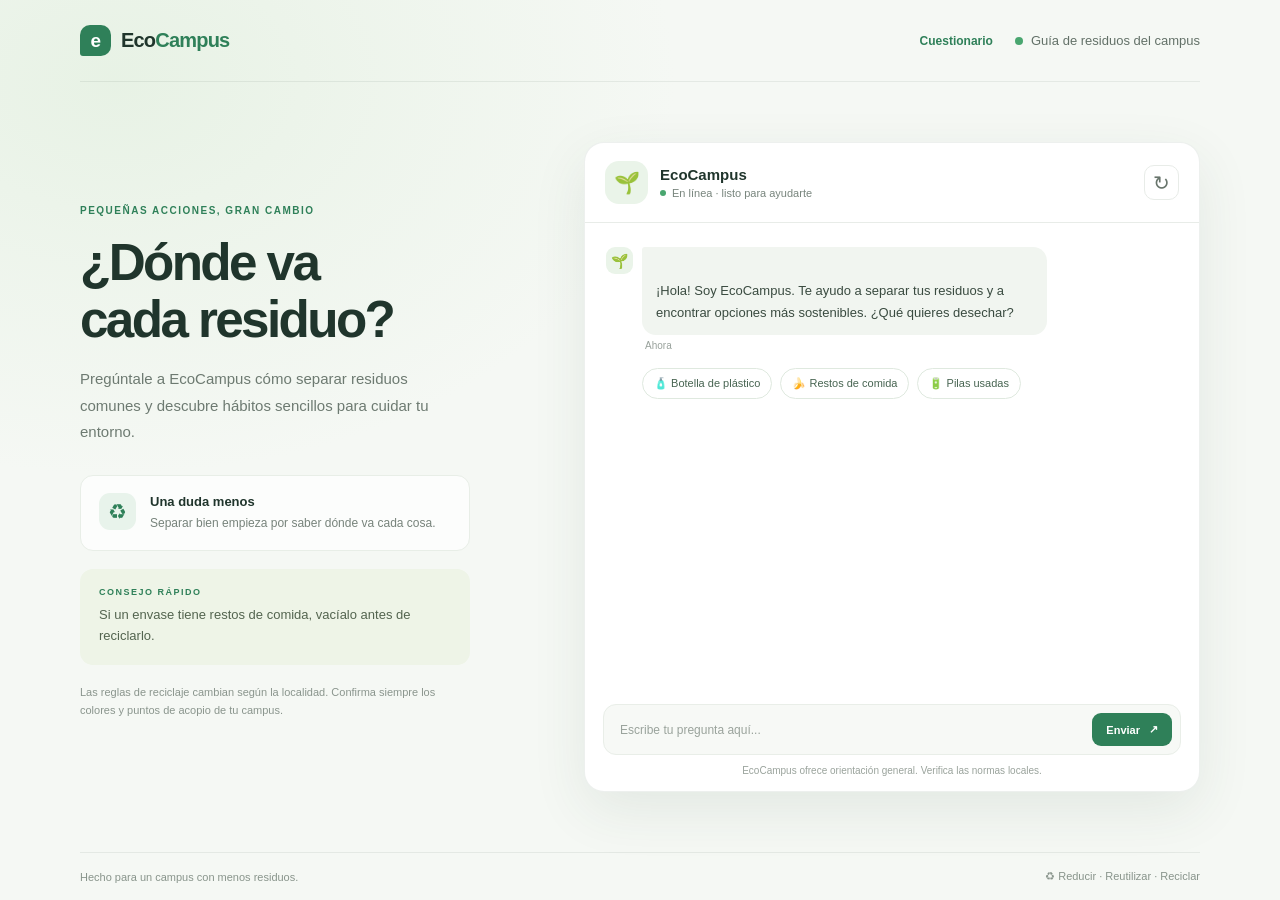
<file: index.html>
<!doctype html>
<html lang="es">
  <head>
    <meta charset="utf-8">
    <meta name="viewport" content="width=device-width, initial-scale=1">
    <meta name="theme-color" content="#f5f8f4">
    <meta
      name="description"
      content="EcoCampus te ayuda a decidir cómo separar residuos comunes y electrónicos."
    >
    <title>EcoCampus — Resuelve tus dudas sobre residuos</title>
    <link rel="stylesheet" href="styles.css">
    <script src="app.js" defer></script>
  </head>
  <body>
    <main class="app-shell">
      <header class="topbar">
        <a class="brand" href="#" aria-label="EcoCampus, inicio">
          <span class="brand-mark" aria-hidden="true">e</span>
          <span>Eco<span class="brand-accent">Campus</span></span>
        </a>
        <nav class="topbar-nav" aria-label="Navegación principal">
          <a class="questionnaire-link" href="cuestionario.html">Cuestionario</a>
          <span class="topbar-label"><span class="status-dot"></span> Guía de residuos del campus</span>
        </nav>
      </header>

      <section class="layout" aria-label="Chatbot EcoCampus">
        <aside class="intro-panel">
          <p class="eyebrow">PEQUEÑAS ACCIONES, GRAN CAMBIO</p>
          <h1>¿Dónde va<br>cada residuo?</h1>
          <p class="intro-copy">
            Pregúntale a EcoCampus cómo separar residuos comunes y descubre
            hábitos sencillos para cuidar tu entorno.
          </p>

          <div class="impact-card">
            <span class="impact-icon" aria-hidden="true">♻</span>
            <div>
              <strong>Una duda menos</strong>
              <p>Separar bien empieza por saber dónde va cada cosa.</p>
            </div>
          </div>

          <div class="tip-card">
            <span class="tip-label">CONSEJO RÁPIDO</span>
            <p>Si un envase tiene restos de comida, vacíalo antes de reciclarlo.</p>
          </div>

          <p class="fine-print">
            Las reglas de reciclaje cambian según la localidad. Confirma siempre
            los colores y puntos de acopio de tu campus.
          </p>
        </aside>

        <section class="chat-panel" aria-label="Conversación con EcoCampus">
          <div class="chat-heading">
            <div class="bot-avatar" aria-hidden="true">🌱</div>
            <div class="bot-info">
              <h2>EcoCampus</h2>
              <p><span class="status-dot"></span> En línea · listo para ayudarte</p>
            </div>
            <button class="reset-button" id="reset-chat" type="button" aria-label="Reiniciar conversación" title="Reiniciar conversación">
              ↻
            </button>
          </div>

          <div class="conversation" id="conversation" aria-live="polite" aria-relevant="additions text">
            <div class="message-row bot-row">
              <div class="message-avatar" aria-hidden="true">🌱</div>
              <div class="message-content">
                <p class="message-bubble">
                  ¡Hola! Soy EcoCampus. Te ayudo a separar tus residuos y a encontrar opciones más sostenibles. ¿Qué quieres desechar?
                </p>
                <span class="message-time">Ahora</span>
              </div>
            </div>
            <div class="suggestions" id="suggestions" aria-label="Preguntas sugeridas">
              <button class="suggestion" type="button" data-prompt="¿Dónde tiro una botella de plástico?">🧴 Botella de plástico</button>
              <button class="suggestion" type="button" data-prompt="¿Qué hago con restos de comida?">🍌 Restos de comida</button>
              <button class="suggestion" type="button" data-prompt="¿Dónde llevo pilas usadas?">🔋 Pilas usadas</button>
            </div>
          </div>

          <form class="composer" id="chat-form">
            <label class="sr-only" for="message-input">Escribe tu pregunta</label>
            <input
              id="message-input"
              name="message"
              type="text"
              placeholder="Escribe tu pregunta aquí..."
              autocomplete="off"
              maxlength="300"
              required
            >
            <button class="send-button" type="submit">
              <span>Enviar</span><span aria-hidden="true">↗</span>
            </button>
          </form>
          <p class="chat-disclaimer">EcoCampus ofrece orientación general. Verifica las normas locales.</p>
        </section>
      </section>

      <footer class="footer">
        <span>Hecho para un campus con menos residuos.</span>
        <span>♻ Reducir · Reutilizar · Reciclar</span>
      </footer>
    </main>
  </body>
</html>
</file>
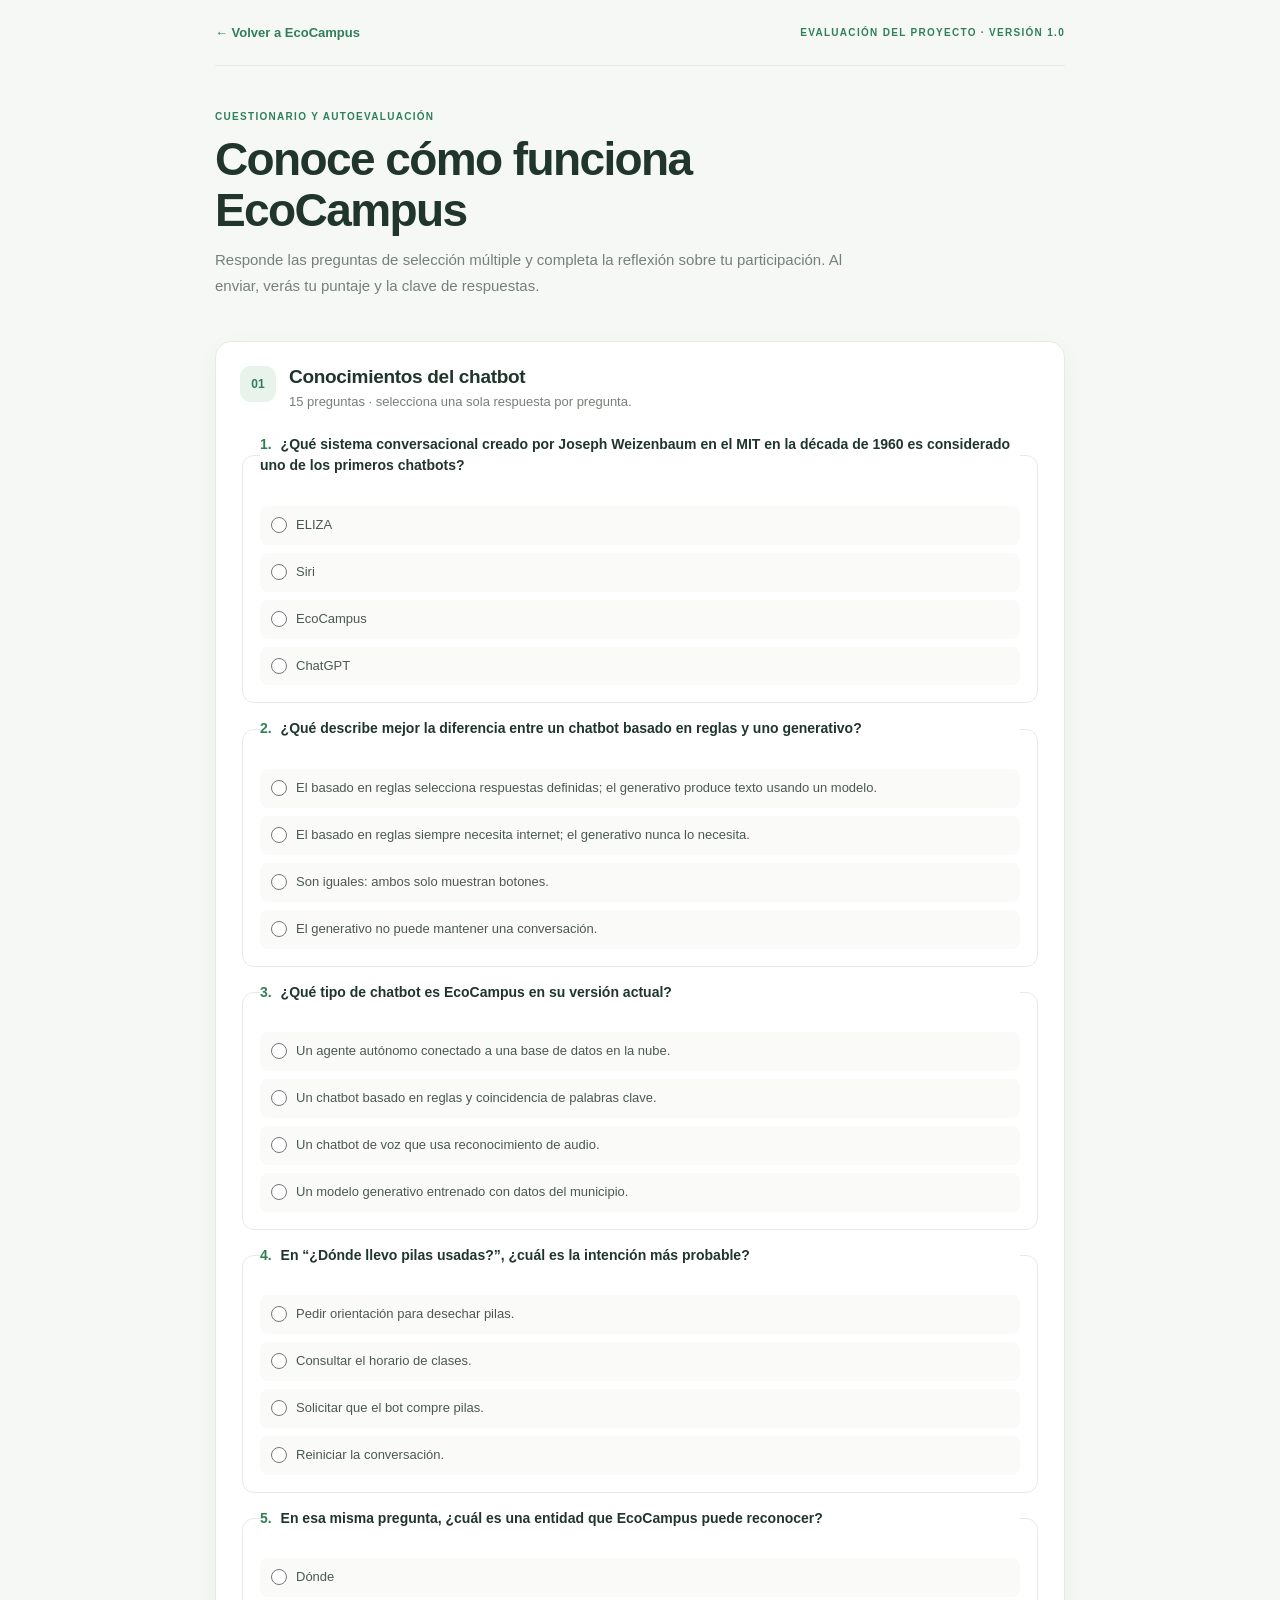
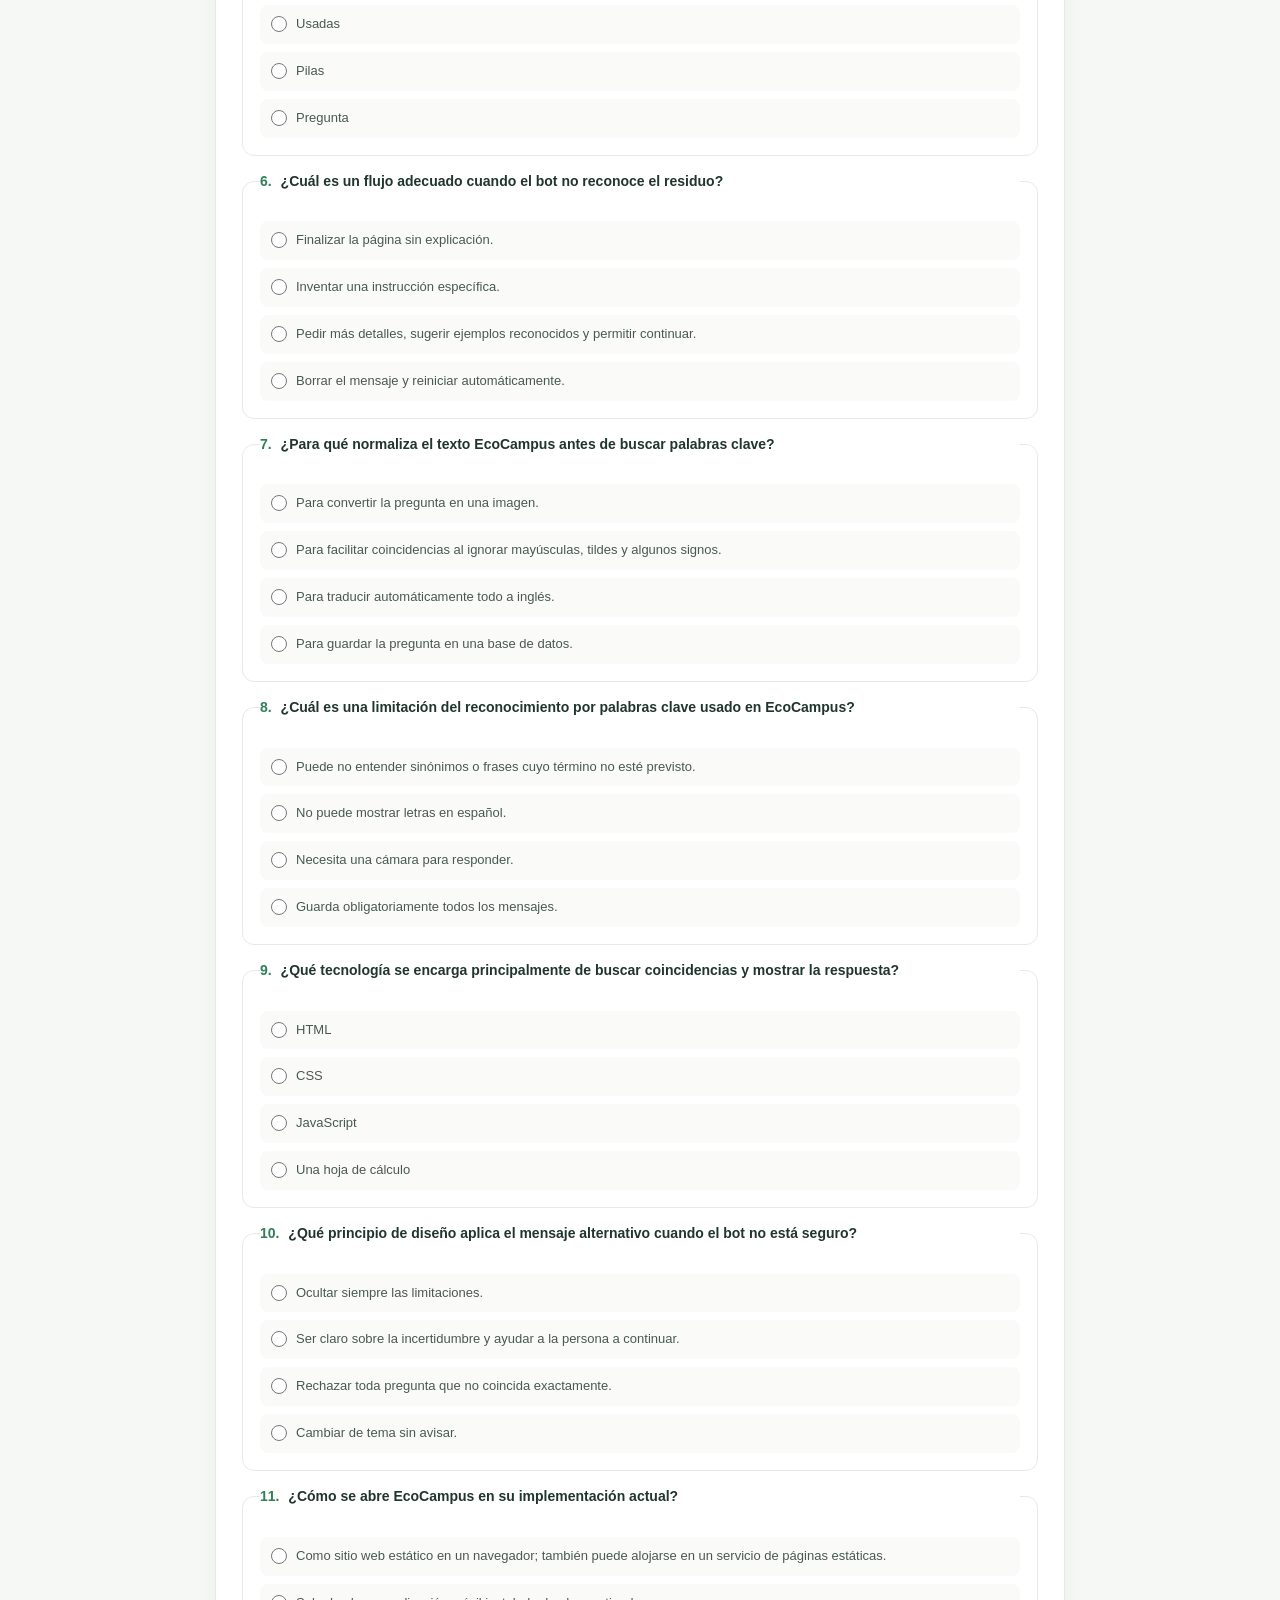
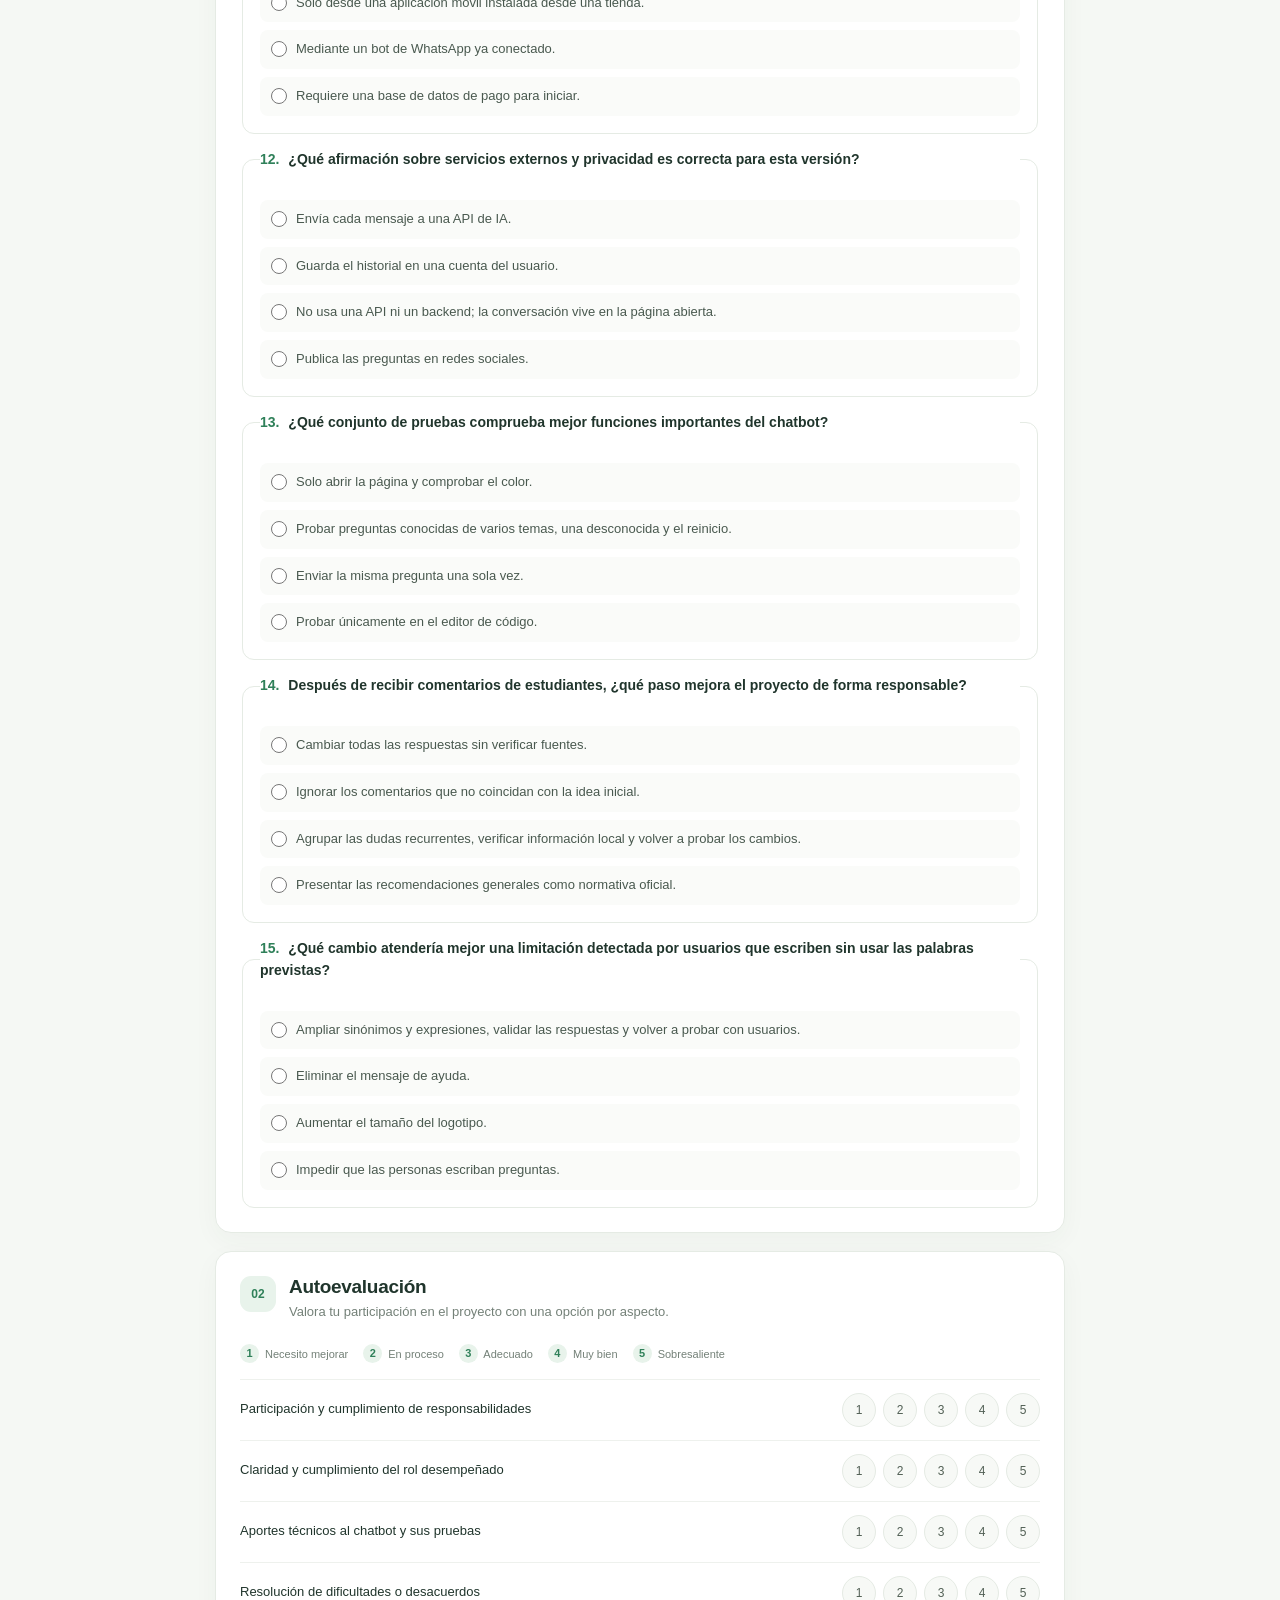
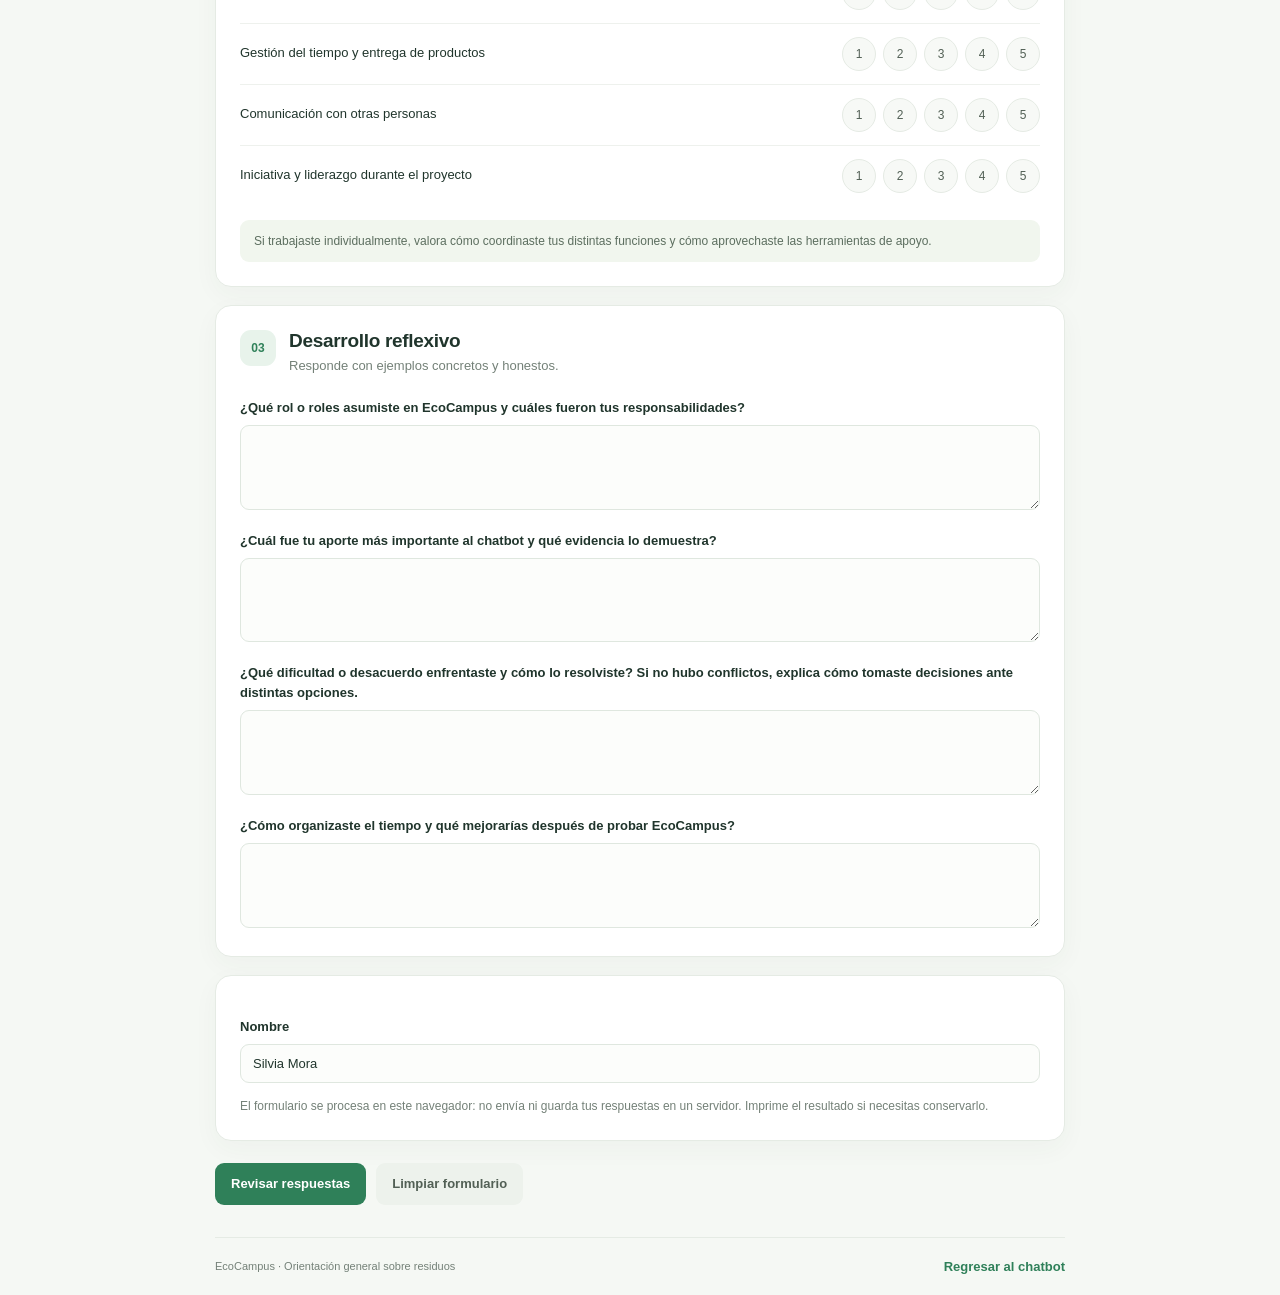
<file: cuestionario.html>
<!doctype html>
<html lang="es">
  <head>
    <meta charset="utf-8">
    <meta name="viewport" content="width=device-width, initial-scale=1">
    <meta name="theme-color" content="#f5f8f4">
    <meta
      name="description"
      content="Cuestionario de conocimientos y reflexión sobre el chatbot EcoCampus."
    >
    <title>Cuestionario — EcoCampus</title>
    <link rel="stylesheet" href="cuestionario.css">
    <script src="cuestionario.js" defer></script>
  </head>
  <body>
    <main class="page-shell">
      <header class="page-header">
        <a class="back-link" href="index.html">← Volver a EcoCampus</a>
        <span class="version-label">EVALUACIÓN DEL PROYECTO · VERSIÓN 1.0</span>
      </header>

      <section class="intro">
        <p class="eyebrow">CUESTIONARIO Y AUTOEVALUACIÓN</p>
        <h1>Conoce cómo funciona<br>EcoCampus</h1>
        <p>
          Responde las preguntas de selección múltiple y completa la reflexión
          sobre tu participación. Al enviar, verás tu puntaje y la clave de respuestas.
        </p>
      </section>

      <form id="assessment-form">
        <section class="form-section" aria-labelledby="knowledge-title">
          <div class="section-heading">
            <span class="section-number">01</span>
            <div>
              <h2 id="knowledge-title">Conocimientos del chatbot</h2>
              <p>15 preguntas · selecciona una sola respuesta por pregunta.</p>
            </div>
          </div>
          <div id="questions"></div>
        </section>

        <section class="form-section" aria-labelledby="rating-title">
          <div class="section-heading">
            <span class="section-number">02</span>
            <div>
              <h2 id="rating-title">Autoevaluación</h2>
              <p>Valora tu participación en el proyecto con una opción por aspecto.</p>
            </div>
          </div>
          <div class="scale-guide" aria-label="Escala de valoración">
            <span><b>1</b> Necesito mejorar</span>
            <span><b>2</b> En proceso</span>
            <span><b>3</b> Adecuado</span>
            <span><b>4</b> Muy bien</span>
            <span><b>5</b> Sobresaliente</span>
          </div>
          <div id="ratings"></div>
          <p class="individual-note">
            Si trabajaste individualmente, valora cómo coordinaste tus distintas
            funciones y cómo aprovechaste las herramientas de apoyo.
          </p>
        </section>

        <section class="form-section" aria-labelledby="reflection-title">
          <div class="section-heading">
            <span class="section-number">03</span>
            <div>
              <h2 id="reflection-title">Desarrollo reflexivo</h2>
              <p>Responde con ejemplos concretos y honestos.</p>
            </div>
          </div>
          <label class="field-label" for="reflection-role">
            ¿Qué rol o roles asumiste en EcoCampus y cuáles fueron tus responsabilidades?
          </label>
          <textarea id="reflection-role" name="reflection-role" rows="3" maxlength="1000" required></textarea>

          <label class="field-label" for="reflection-contribution">
            ¿Cuál fue tu aporte más importante al chatbot y qué evidencia lo demuestra?
          </label>
          <textarea id="reflection-contribution" name="reflection-contribution" rows="3" maxlength="1000" required></textarea>

          <label class="field-label" for="reflection-challenge">
            ¿Qué dificultad o desacuerdo enfrentaste y cómo lo resolviste? Si no hubo
            conflictos, explica cómo tomaste decisiones ante distintas opciones.
          </label>
          <textarea id="reflection-challenge" name="reflection-challenge" rows="3" maxlength="1000" required></textarea>

          <label class="field-label" for="reflection-learning">
            ¿Cómo organizaste el tiempo y qué mejorarías después de probar EcoCampus?
          </label>
          <textarea id="reflection-learning" name="reflection-learning" rows="3" maxlength="1000" required></textarea>
        </section>

        <section class="form-section identification-section" aria-label="Identificación">
          <label class="field-label" for="student-name">Nombre</label>
          <input id="student-name" name="student-name" type="text" value="Silvia Mora" maxlength="100">
          <p class="privacy-note">
            El formulario se procesa en este navegador: no envía ni guarda tus respuestas
            en un servidor. Imprime el resultado si necesitas conservarlo.
          </p>
        </section>

        <div class="form-actions">
          <button class="primary-button" type="submit">Revisar respuestas</button>
          <button class="secondary-button" type="reset">Limpiar formulario</button>
        </div>
      </form>

      <section class="results" id="results" aria-live="polite" hidden>
        <div class="result-header">
          <div>
            <p class="eyebrow">RESULTADO</p>
            <h2 id="result-title"></h2>
            <p id="result-summary"></p>
          </div>
          <button class="secondary-button print-button" id="print-results" type="button">Imprimir</button>
        </div>
        <div id="answer-review"></div>
      </section>

      <footer class="page-footer">
        <span>EcoCampus · Orientación general sobre residuos</span>
        <a href="index.html">Regresar al chatbot</a>
      </footer>
    </main>
  </body>
</html>
</file>
<file: styles.css>
:root {
  color-scheme: light;
  --ink: #20352c;
  --muted: #78857d;
  --green: #2f8059;
  --green-dark: #246746;
  --green-pale: #e8f3eb;
  --line: #e8ece8;
  --surface: #ffffff;
  --background: #f5f8f4;
  font-family: "DM Sans", "Segoe UI", sans-serif;
}

* {
  box-sizing: border-box;
}

body {
  min-width: 320px;
  min-height: 100vh;
  margin: 0;
  color: var(--ink);
  background:
    radial-gradient(ellipse at 9% 9%, rgba(227, 240, 224, 0.75), transparent 34%),
    var(--background);
}

button,
input {
  font: inherit;
}

button {
  cursor: pointer;
}

.app-shell {
  width: min(1120px, calc(100% - 48px));
  min-height: 100vh;
  margin: 0 auto;
  display: flex;
  flex-direction: column;
}

.topbar {
  height: 82px;
  display: flex;
  align-items: center;
  justify-content: space-between;
  border-bottom: 1px solid rgba(32, 53, 44, 0.08);
}

.brand {
  display: inline-flex;
  align-items: center;
  gap: 10px;
  color: var(--ink);
  font: 800 20px "Manrope", "Segoe UI", sans-serif;
  letter-spacing: -0.8px;
  text-decoration: none;
}

.brand-mark {
  width: 31px;
  height: 31px;
  display: grid;
  place-items: center;
  color: #fff;
  background: var(--green);
  border-radius: 10px 10px 10px 3px;
  font-size: 19px;
  font-weight: 800;
}

.brand-accent {
  color: var(--green);
}

.topbar-label {
  display: flex;
  align-items: center;
  gap: 8px;
  color: #637168;
  font-size: 13px;
}

.topbar-nav {
  display: flex;
  align-items: center;
  gap: 22px;
}

.questionnaire-link {
  color: var(--green);
  font-size: 12px;
  font-weight: 600;
  text-decoration: none;
}

.questionnaire-link:hover {
  color: var(--green-dark);
  text-decoration: underline;
}

.status-dot {
  width: 8px;
  height: 8px;
  display: inline-block;
  flex: 0 0 auto;
  background: #49a66f;
  border-radius: 50%;
}

.layout {
  flex: 1;
  display: grid;
  grid-template-columns: minmax(0, 0.82fr) minmax(440px, 1.18fr);
  align-items: center;
  gap: 76px;
  padding: 48px 0;
}

.intro-panel {
  max-width: 390px;
  padding-bottom: 10px;
}

.eyebrow,
.tip-label {
  color: var(--green);
  font-size: 10px;
  font-weight: 700;
  letter-spacing: 1.5px;
}

.eyebrow {
  margin: 0 0 18px;
}

h1,
h2,
p {
  margin-top: 0;
}

h1 {
  margin-bottom: 18px;
  font: 800 clamp(38px, 4vw, 52px)/1.12 "Manrope", "Segoe UI", sans-serif;
  letter-spacing: -2.6px;
}

.intro-copy {
  max-width: 360px;
  margin-bottom: 30px;
  color: #6d7a71;
  font-size: 15px;
  line-height: 1.75;
}

.impact-card {
  display: flex;
  gap: 14px;
  align-items: flex-start;
  padding: 17px 18px;
  background: rgba(255, 255, 255, 0.75);
  border: 1px solid #e8eee7;
  border-radius: 13px;
}

.impact-icon {
  display: grid;
  width: 37px;
  height: 37px;
  flex: 0 0 auto;
  place-items: center;
  color: var(--green);
  background: var(--green-pale);
  border-radius: 11px;
  font-size: 21px;
}

.impact-card strong {
  display: block;
  margin: 1px 0 5px;
  font-size: 13px;
}

.impact-card p,
.tip-card p {
  margin-bottom: 0;
  color: #77837b;
  font-size: 12px;
  line-height: 1.6;
}

.tip-card {
  margin-top: 18px;
  padding: 18px 19px;
  background: #eef4e7;
  border-radius: 13px;
}

.tip-label {
  display: block;
  margin-bottom: 8px;
  font-size: 9px;
}

.tip-card p {
  color: #53644f;
  font-size: 13px;
}

.fine-print {
  margin: 18px 0 0;
  color: #8a958d;
  font-size: 11px;
  line-height: 1.65;
}

.chat-panel {
  height: min(650px, calc(100vh - 150px));
  min-height: 520px;
  display: flex;
  flex-direction: column;
  overflow: hidden;
  background: var(--surface);
  border: 1px solid rgba(35, 67, 48, 0.08);
  border-radius: 20px;
  box-shadow: 0 18px 55px rgba(48, 75, 54, 0.09);
}

.chat-heading {
  min-height: 80px;
  display: flex;
  align-items: center;
  gap: 12px;
  padding: 15px 20px;
  border-bottom: 1px solid var(--line);
}

.bot-avatar {
  width: 43px;
  height: 43px;
  display: grid;
  flex: 0 0 auto;
  place-items: center;
  background: #eaf4e9;
  border-radius: 14px;
  font-size: 21px;
}

.bot-info {
  flex: 1;
}

.bot-info h2 {
  margin: 0 0 4px;
  font: 700 15px "Manrope", "Segoe UI", sans-serif;
}

.bot-info p {
  display: flex;
  align-items: center;
  gap: 6px;
  margin: 0;
  color: var(--muted);
  font-size: 11px;
}

.bot-info .status-dot {
  width: 6px;
  height: 6px;
}

.reset-button {
  width: 35px;
  height: 35px;
  color: #68756c;
  background: transparent;
  border: 1px solid var(--line);
  border-radius: 10px;
  font-size: 20px;
  transition: color 150ms ease, background 150ms ease;
}

.reset-button:hover {
  color: var(--green);
  background: var(--green-pale);
}

.conversation {
  flex: 1;
  overflow-y: auto;
  padding: 24px 21px 16px;
  scroll-behavior: smooth;
}

.message-row {
  display: flex;
  align-items: flex-start;
  gap: 9px;
  margin-bottom: 17px;
}

.user-row {
  justify-content: flex-end;
}

.message-avatar {
  width: 27px;
  height: 27px;
  display: grid;
  flex: 0 0 auto;
  place-items: center;
  background: #eaf4e9;
  border-radius: 9px;
  font-size: 14px;
}

.message-content {
  max-width: min(82%, 405px);
}

.message-bubble {
  margin: 0;
  padding: 12px 14px;
  color: #3a4b40;
  background: #f1f5f0;
  border-radius: 3px 14px 14px 14px;
  font-size: 13px;
  line-height: 1.65;
  white-space: pre-line;
}

.user-row .message-bubble {
  color: #fff;
  background: var(--green);
  border-radius: 14px 3px 14px 14px;
}

.message-time {
  display: block;
  margin: 5px 3px 0;
  color: #98a19b;
  font-size: 10px;
}

.user-row .message-time {
  text-align: right;
}

.suggestions {
  display: flex;
  flex-wrap: wrap;
  gap: 8px;
  margin: 1px 0 18px 36px;
}

.suggestion {
  padding: 8px 11px;
  color: #476451;
  background: #fff;
  border: 1px solid #dfe9df;
  border-radius: 20px;
  font-size: 11px;
  transition: border-color 150ms ease, background 150ms ease;
}

.suggestion:hover {
  background: #f3f8f2;
  border-color: #9dc4a5;
}

.composer {
  display: flex;
  align-items: center;
  gap: 9px;
  margin: 0 18px;
  padding: 8px;
  background: #f7f9f6;
  border: 1px solid #e9eee8;
  border-radius: 13px;
}

.composer:focus-within {
  border-color: #a7cbb0;
  box-shadow: 0 0 0 3px rgba(63, 135, 85, 0.08);
}

.composer input {
  min-width: 0;
  flex: 1;
  padding: 7px 8px;
  color: var(--ink);
  background: transparent;
  border: 0;
  outline: 0;
  font-size: 12px;
}

.composer input::placeholder {
  color: #9aa39c;
}

.send-button {
  display: inline-flex;
  align-items: center;
  gap: 9px;
  padding: 10px 14px;
  color: #fff;
  background: var(--green);
  border: 0;
  border-radius: 9px;
  font-size: 11px;
  font-weight: 600;
  transition: background 150ms ease, transform 150ms ease;
}

.send-button:hover {
  background: var(--green-dark);
}

.send-button:active {
  transform: scale(0.97);
}

.chat-disclaimer {
  margin: 10px 12px 15px;
  color: #9aa39c;
  font-size: 10px;
  text-align: center;
}

.footer {
  min-height: 48px;
  display: flex;
  justify-content: space-between;
  gap: 16px;
  align-items: center;
  color: #88948b;
  border-top: 1px solid rgba(32, 53, 44, 0.08);
  font-size: 11px;
}

.sr-only {
  position: absolute;
  width: 1px;
  height: 1px;
  overflow: hidden;
  clip: rect(0, 0, 0, 0);
  white-space: nowrap;
  clip-path: inset(50%);
}

@media (max-width: 850px) {
  .layout {
    grid-template-columns: minmax(220px, 0.78fr) minmax(370px, 1.22fr);
    gap: 28px;
  }
}

@media (max-width: 680px) {
  .app-shell {
    width: min(100% - 30px, 520px);
  }

  .topbar {
    height: 68px;
  }

  .topbar-label {
    font-size: 10px;
  }

  .topbar-nav {
    gap: 12px;
  }

  .questionnaire-link {
    font-size: 11px;
  }

  .layout {
    display: flex;
    flex-direction: column;
    align-items: stretch;
    gap: 22px;
    padding: 28px 0 24px;
  }

  .intro-panel {
    max-width: none;
    padding: 0;
  }

  .eyebrow {
    margin-bottom: 10px;
  }

  h1 {
    margin-bottom: 10px;
    font-size: 38px;
  }

  .intro-copy {
    max-width: 500px;
    margin-bottom: 15px;
    font-size: 13px;
    line-height: 1.6;
  }

  .impact-card,
  .tip-card,
  .fine-print {
    display: none;
  }

  .chat-panel {
    height: min(600px, 72vh);
    min-height: 440px;
  }

  .footer {
    padding: 12px 0;
    font-size: 9px;
  }
}

@media (max-width: 400px) {
  .topbar-label {
    max-width: 140px;
    text-align: right;
  }

  .chat-heading {
    padding: 12px 14px;
  }

  .conversation {
    padding-right: 14px;
    padding-left: 14px;
  }

  .composer {
    margin: 0 12px;
  }

  .send-button {
    padding: 10px;
  }
}

@media (prefers-reduced-motion: reduce) {
  *,
  *::before,
  *::after {
    scroll-behavior: auto !important;
    transition-duration: 0.01ms !important;
  }
}
</file>
<file: cuestionario.css>
:root {
  color-scheme: light;
  --ink: #20352c;
  --muted: #748178;
  --green: #2f8059;
  --green-dark: #246746;
  --green-pale: #e8f3eb;
  --line: #e5ebe4;
  --surface: #fff;
  --background: #f5f8f4;
  --red: #a44036;
  font-family: "Segoe UI", Arial, sans-serif;
}

* {
  box-sizing: border-box;
}

body {
  min-width: 320px;
  margin: 0;
  color: var(--ink);
  background: var(--background);
}

button,
input,
textarea {
  font: inherit;
}

.page-shell {
  width: min(850px, calc(100% - 36px));
  margin: 0 auto;
}

.page-header,
.page-footer {
  min-height: 66px;
  display: flex;
  align-items: center;
  justify-content: space-between;
  gap: 16px;
  border-bottom: 1px solid var(--line);
}

.back-link,
.page-footer a {
  color: var(--green);
  font-size: 13px;
  font-weight: 600;
  text-decoration: none;
}

.back-link:hover,
.page-footer a:hover {
  text-decoration: underline;
}

.version-label,
.eyebrow {
  color: var(--green);
  font-size: 10px;
  font-weight: 700;
  letter-spacing: 1.3px;
}

.intro {
  padding: 45px 0 25px;
}

.intro .eyebrow {
  margin: 0 0 12px;
}

h1,
h2,
p {
  margin-top: 0;
}

h1 {
  margin-bottom: 12px;
  font-size: clamp(32px, 6vw, 46px);
  line-height: 1.1;
  letter-spacing: -1.6px;
}

.intro > p:last-child {
  max-width: 650px;
  margin-bottom: 0;
  color: var(--muted);
  font-size: 15px;
  line-height: 1.7;
}

.form-section,
.results {
  margin: 18px 0;
  padding: 24px;
  background: var(--surface);
  border: 1px solid var(--line);
  border-radius: 16px;
  box-shadow: 0 8px 26px rgba(48, 75, 54, 0.04);
}

.section-heading {
  display: flex;
  align-items: flex-start;
  gap: 13px;
  margin-bottom: 22px;
}

.section-number {
  width: 36px;
  height: 36px;
  display: grid;
  flex: 0 0 auto;
  place-items: center;
  color: var(--green);
  background: var(--green-pale);
  border-radius: 11px;
  font-size: 12px;
  font-weight: 700;
}

.section-heading h2,
.result-header h2 {
  margin: 0 0 4px;
  font-size: 19px;
  letter-spacing: -0.3px;
}

.section-heading p,
.result-header p:last-child {
  margin: 0;
  color: var(--muted);
  font-size: 13px;
  line-height: 1.5;
}

.question-card {
  margin-top: 15px;
  padding: 17px;
  border: 1px solid var(--line);
  border-radius: 12px;
}

.question-card legend {
  width: 100%;
  padding: 0;
  font-size: 14px;
  font-weight: 600;
  line-height: 1.55;
}

.question-number {
  margin-right: 5px;
  color: var(--green);
}

.option-list {
  display: grid;
  gap: 8px;
  margin-top: 12px;
}

.option-label {
  display: flex;
  align-items: flex-start;
  gap: 9px;
  padding: 9px 10px;
  color: #49594f;
  background: #fafbf9;
  border: 1px solid transparent;
  border-radius: 8px;
  cursor: pointer;
  font-size: 13px;
  line-height: 1.45;
}

.option-label:hover {
  background: #f3f8f2;
  border-color: #e1ece1;
}

input[type="radio"] {
  width: 16px;
  height: 16px;
  flex: 0 0 auto;
  margin: 1px 0 0;
  accent-color: var(--green);
}

.scale-guide {
  display: flex;
  flex-wrap: wrap;
  gap: 8px 15px;
  margin: 0 0 16px;
  color: var(--muted);
  font-size: 11px;
}

.scale-guide b {
  display: inline-grid;
  width: 19px;
  height: 19px;
  margin-right: 3px;
  place-items: center;
  color: var(--green);
  background: var(--green-pale);
  border-radius: 50%;
}

.rating-row {
  display: grid;
  grid-template-columns: minmax(180px, 1fr) auto;
  align-items: center;
  gap: 12px;
  padding: 13px 0;
  border-top: 1px solid #eef1ed;
}

.rating-label {
  font-size: 13px;
  line-height: 1.45;
}

.rating-options {
  display: flex;
  gap: 7px;
}

.rating-choice {
  display: grid;
  width: 34px;
  height: 34px;
  place-items: center;
  color: #526055;
  background: #f7f9f6;
  border: 1px solid var(--line);
  border-radius: 50%;
  cursor: pointer;
  font-size: 12px;
}

.rating-choice:has(input:checked) {
  color: #fff;
  background: var(--green);
  border-color: var(--green);
}

.rating-choice input {
  position: absolute;
  width: 1px;
  height: 1px;
  overflow: hidden;
  clip: rect(0, 0, 0, 0);
  clip-path: inset(50%);
}

.individual-note,
.privacy-note {
  margin: 14px 0 0;
  padding: 12px 14px;
  color: #5c6e5f;
  background: #f1f6ee;
  border-radius: 9px;
  font-size: 12px;
  line-height: 1.55;
}

.field-label {
  display: block;
  margin: 17px 0 8px;
  font-size: 13px;
  font-weight: 600;
  line-height: 1.5;
}

textarea,
input[type="text"] {
  width: 100%;
  padding: 11px 12px;
  color: var(--ink);
  background: #fcfdfb;
  border: 1px solid #dfe7df;
  border-radius: 9px;
  outline: 0;
  font-size: 13px;
}

textarea {
  min-height: 84px;
  resize: vertical;
  line-height: 1.55;
}

textarea:focus,
input[type="text"]:focus {
  border-color: #8fbd9b;
  box-shadow: 0 0 0 3px rgba(63, 135, 85, 0.08);
}

.privacy-note {
  color: var(--muted);
  background: transparent;
  padding: 0;
}

.form-actions {
  display: flex;
  flex-wrap: wrap;
  gap: 10px;
  margin: 22px 0 32px;
}

.primary-button,
.secondary-button {
  min-height: 42px;
  padding: 10px 16px;
  border: 0;
  border-radius: 9px;
  cursor: pointer;
  font-size: 13px;
  font-weight: 600;
}

.primary-button {
  color: #fff;
  background: var(--green);
}

.primary-button:hover {
  background: var(--green-dark);
}

.secondary-button {
  color: #526055;
  background: #edf2ec;
}

.secondary-button:hover {
  background: #e2ebe1;
}

.results {
  margin-bottom: 28px;
  border-color: #cfe1d0;
}

.results[hidden] {
  display: none;
}

.result-header {
  display: flex;
  justify-content: space-between;
  align-items: flex-start;
  gap: 16px;
  padding-bottom: 16px;
  border-bottom: 1px solid var(--line);
}

.result-header .eyebrow {
  margin-bottom: 7px;
}

.review-item {
  padding: 13px 0;
  border-bottom: 1px solid #eef1ed;
  font-size: 13px;
  line-height: 1.55;
}

.review-item:last-child {
  border-bottom: 0;
}

.review-item p {
  margin: 0 0 5px;
}

.review-correct {
  color: var(--green-dark);
}

.review-incorrect {
  color: var(--red);
}

.page-footer {
  min-height: 58px;
  margin-top: 32px;
  color: var(--muted);
  border-top: 1px solid var(--line);
  border-bottom: 0;
  font-size: 11px;
}

@media (max-width: 560px) {
  .page-header {
    min-height: 58px;
  }

  .version-label {
    max-width: 130px;
    font-size: 8px;
    line-height: 1.4;
    text-align: right;
  }

  .intro {
    padding: 34px 0 18px;
  }

  .form-section,
  .results {
    padding: 17px 14px;
  }

  .question-card {
    padding: 13px 11px;
  }

  .rating-row {
    grid-template-columns: 1fr;
    gap: 8px;
  }

  .rating-options {
    justify-content: flex-start;
  }
}

@media print {
  body {
    background: #fff;
  }

  .page-shell {
    width: 100%;
  }

  .page-header,
  .intro,
  #assessment-form,
  .print-button,
  .page-footer {
    display: none !important;
  }

  .results,
  .form-section {
    box-shadow: none;
    break-inside: avoid;
  }

  .results[hidden] {
    display: block !important;
  }
}
</file>
